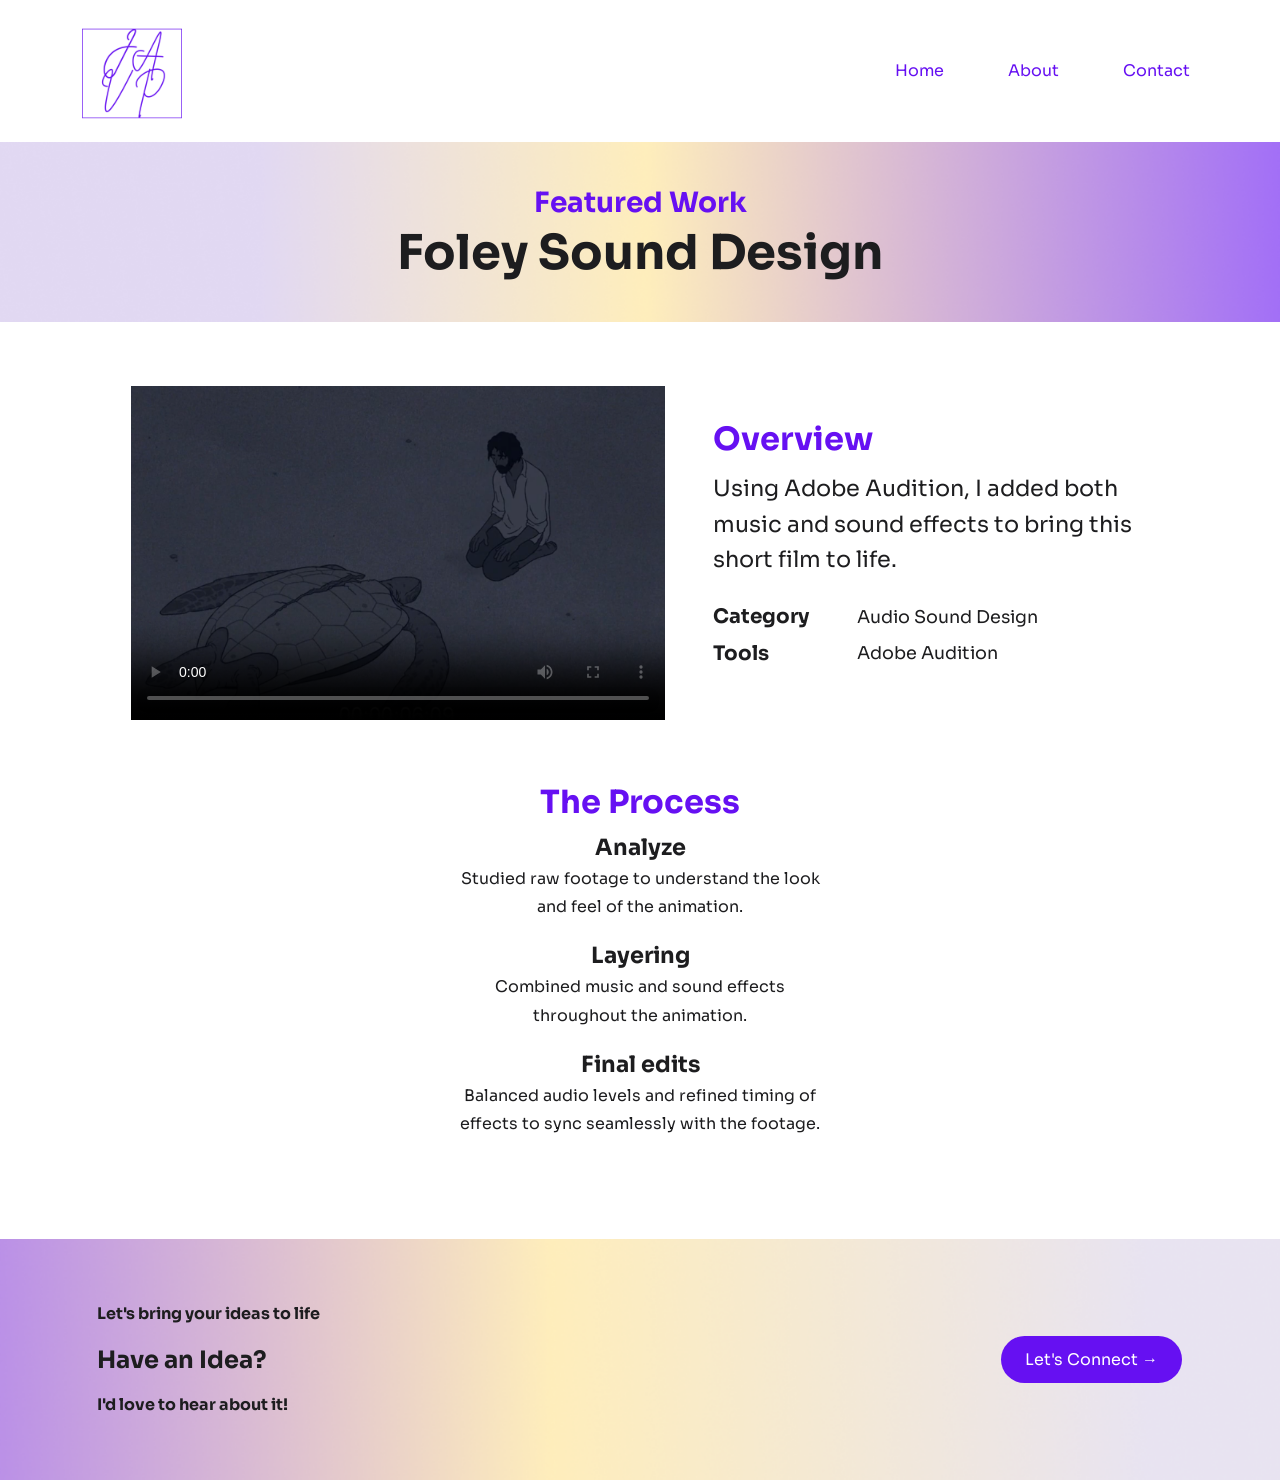
<file: foleyproject.html>
<!DOCTYPE html>
<html lang="en">

<head>
    <!-- REQUIRED: Meta Tags -->
    <meta charset="UTF-8">
    <meta name="viewport" content="width=device-width, initial-scale=1.0">

    <!-- REQUIRED: Page Title -->
    <title>Foley Sound Design</title>

    <!-- REQUIRED: Bootstrap CSS -->
    <link href="https://cdn.jsdelivr.net/npm/bootstrap@5.3.3/dist/css/bootstrap.min.css" rel="stylesheet"
        integrity="sha384-QWTKZyjpPEjISv5WaRU9OFeRpok6YctnYmDr5pNlyT2bRjXh0JMhjY6hW+ALEwIH" crossorigin="anonymous">

    <!-- REQUIRED: Your Custom CSS-->
    <link rel="stylesheet" href="css/style.css">

    <!-- REQUIRED: Google Font API -->
    <link href="https://fonts.googleapis.com/css2?family=Sora:wght@400;700&display=swap" rel="stylesheet">
</head>


<body>
    <!-- Header -->
    <header class="site-header py-2">
        <nav class="navbar navbar-expand-lg">
            <div class="container">
                <a class="navbar-brand" href="index.html"><img src="images/logo.png" width="100" alt="logo for Jowi"></a>
                <button class="navbar-toggler" type="button" data-bs-toggle="collapse" data-bs-target="#navbarNav"
                    aria-controls="navbarNav" aria-expanded="false" aria-label="Toggle navigation">
                    <span class="navbar-toggler-icon"></span>
                </button>
                <div class="collapse navbar-collapse" id="navbarNav">
                    <ul class="navbar-nav ms-auto gap-lg-5">
                        <li class="nav-item"><a class="nav-link" href="index.html">Home</a></li>
                        <li class="nav-item"><a class="nav-link" href="index.html#about">About</a></li>
                        <li class="nav-item"><a class="nav-link" href="index.html#contact">Contact</a></li>
                    </ul>
                </div>
            </div>
        </nav>
    </header>
    <!-- End of Header -->

    <main>
        <!-- Title banner -->
        <section class="details-banner text-center">
            <p class="nonprojectpurpleheadings mb-0">Featured Work</p>
            <h1 class="details-title">Foley Sound Design</h1>
        </section>

        <!--Overview -->
        <section class="details-overview">
            <div class="container">
                <div class="row g-5 align-items-center justify-content-center">
                    <div class="col-lg-6">
                        <video class="details-video" controls preload="metadata"
                            poster="images/thumbnail of project 1.png">
                            <source src="images/foley.mp4" type="video/mp4">
                            Your browser doesn't support embedded video.
                        </video>
                    </div>
                    <div class="col-lg-5 text-center text-lg-start">
                        <h2 class="details-heading">Overview</h2>
                        <p class="details-text">
                            Using Adobe Audition, I added both music and sound effects to bring this short film to life.
                        </p>
                        <dl class="details-meta">
                            <dt>Category</dt>
                            <dd>Audio Sound Design</dd>
                            <dt>Tools</dt>
                            <dd>Adobe Audition</dd>
                        </dl>
                    </div>
                </div>
            </div>
        </section>

        <!-- The Process -->
        <section class="details-process text-center">
            <div class="container">
                <h2 class="details-heading">The Process</h2>
                <ol class="process-list">
                    <li>
                        <h3>Analyze</h3>
                        <p>Studied raw footage to understand the look and feel of the animation.</p>
                    </li>
                    <li>
                        <h3>Layering</h3>
                        <p>Combined music and sound effects throughout the animation.</p>
                    </li>
                    <li>
                        <h3>Final edits</h3>
                        <p>Balanced audio levels and refined timing of effects to sync seamlessly with the footage.</p>
                    </li>
                </ol>
            </div>
        </section>
    </main>

    <!-- Footer -->
    <footer>
        <div class="foot">
            <div class="container d-flex flex-column flex-md-row align-items-center justify-content-between text-center text-md-start">
                <div>
                    <p class="smallfoot fw-bold">Let's bring your ideas to life</p>
                    <p class="bigfoot">Have an Idea?</p>
                    <p class="smallfoot fw-bold">I'd love to hear about it!</p>
                </div>
                <a href="index.html#contact" class="btn btn-purple btn-lg-footer">Let's Connect <span
                        aria-hidden="true">&rarr;</span></a>
            </div>
        </div>
    </footer>

</body>

</html>
</file>
<file: css/style.css>
/* For my sanity */
:root {
    --purple: #6610F2;
    --purple-dark: #520dc2;
    --lavender: #a594f9;
    --text: #1d1d1f;
}

img {
    max-width: 100%;
}
/*all the same variables here
button colors and hover states
purple headings in featured projects section */

/* All my buttons are the same */
.btn-purple {
    background-color: var(--purple);
    color: #fff;
    border: none;
    border-radius: 999px;
    padding: 0.4rem 1.1rem;
    font-size: 0.875rem;
}

.btn-purple:hover,
.btn-purple:focus {
    background-color: var(--purple-dark);
    color: #fff;
}

/*Featured works, About me, Tools, Contact me headings */
.nonprojectpurpleheadings {
    color: var(--purple);
    font-size: clamp(1.25rem, 4vw, 1.75rem);
    font-weight: 700;
    margin-bottom: 0.5rem;
}

.projecttitle {    
    font-size: clamp(1.75rem, 6vw, 2.5rem);
    font-weight: bold;
    margin-bottom: 2rem;
}

.site-header .nav-link {
    color: var(--purple)
}
/* hero card section */
.hero {
    background-image: url('../images/header-background.png');
    background-color: darkorchid;      /* shows if the image doesn't load */
    background-size: cover;
    background-position: center;
    padding: 3rem 0;
}


.hero-content {
    align-items: center;
    justify-content: center;
    text-align: center;
    padding: 15px;
}

.h-intro {
    color: var(--purple);
    font-size: clamp(1.25rem, 4vw, 2rem);
    font-weight: bold;
}

.h-name {
    font-size: clamp(2rem, 8vw, 3.625rem);
    font-weight: bold;
 
}

.h-title {    
    font-size: clamp(1.1rem, 4vw, 1.75rem);
    font-weight: bold;

}

.h-desc {
    font-size: clamp(0.9rem, 3vw, 1.25rem);
    font-weight: bold;
}
/* end of hero css */

/* project section */

.projects{
    padding: 3rem;
    
}

.project-contents {
    display: grid;
}
 /*Should keep mobile version vertical */

.project-card {
    display: flex;
    grid-template-areas:
        "name"
        "img"
        "text"
        "btn";
    justify-items: center;
    text-align: center;
    background: #fff;
    padding: 3rem;

}



.projectname {
    color: var(--purple);
    font-size: 1.25rem;
    font-weight: bold;
}
.thumbnails {
    width: 100%;
    height: 220px;
    object-fit: cover;
}

.card-text {
    font-size: 1rem;
    font-weight: bold;
}

/* end of project section */

/* About and Tools */

.about-me {
    padding: 3rem;
}

.about-text {
    font-size: 1rem;
    font-weight: bold;
}

.tools-img {
    width: 120px;
    height: auto;
}

/* Contact form*/
.contact {
    padding: 3rem 0;
}

.contact-form {
    max-width: 700px;
    margin: 0 auto;
}

.contact-box {
    background-color: var(--lavender);
    border-radius: 10px;
    padding: 1rem;
}

/* footer */

.foot {
    background-image: url('../images/footer-desktop.png');
    background-color: darkorchid;
    background-size: cover;
    background-position: center;
    padding: 3rem 0;
}

.smallfoot {
    font-size: 1rem;
    margin: 0.95rem;
}

.bigfoot {
    font-size: 1.5rem;
    font-weight: bold;
    margin: 0.95rem;
}
/* Keeps images aligned */


@media (max-width: 767px) {
    .project-card {
        width: 100%;
    }
    .project-card img {
        height: 160px;
        border-radius: var(--bs-card-inner-border-radius) var(--bs-card-inner-border-radius) 0 0;
    }

    .project-card .card-body {
        padding: 1rem;
    }
}

/* ===== Project Details page ===== */

/* Use the Sora font you're already loading from Google Fonts */
body {
    font-family: 'Sora', sans-serif;
    color: var(--text);
}

/* Title banner — reuses the hero gradient image */
.details-banner {
    background-image: url('../images/header-background.png');
    background-color: var(--lavender);   /* fallback if image doesn't load */
    background-size: cover;
    background-position: center;
    padding: 2.5rem 1rem;
}

.details-title {
    font-size: clamp(2rem, 6vw, 3rem);
    font-weight: 700;
    margin: 0;
}

/* Video + Overview */
.details-overview {
    padding: 4rem 0 3rem;
}

.details-video {
    width: 100%;
    aspect-ratio: 16 / 10;
    background-color: #2b2f3a;
    object-fit: cover;
    display: block;
}

.details-heading {
    color: var(--purple);
    font-size: clamp(1.5rem, 4vw, 2rem);
    font-weight: 700;
    margin-bottom: 0.75rem;
}

.details-text {
    font-size: clamp(1rem, 2.5vw, 1.4rem);
    line-height: 1.6;
}

/* Category / Tools as a two-column label + value grid */
.details-meta {
    display: grid;
    grid-template-columns: auto 1fr;
    column-gap: 3rem;
    row-gap: 0.4rem;
    margin-top: 1.5rem;
    text-align: left;
}

.details-meta dt {
    font-weight: 700;
    font-size: 1.25rem;
}

.details-meta dd {
    margin: 0;
    font-size: 1.1rem;
    align-self: center;
}

/* The Process ((I think can be used for all sections pertaining to projects */
.details-process {
    padding: 1rem 0 5rem;
}

.process-list {
    list-style: none;
    padding: 0;
    margin: 0 auto;
    max-width: 360px;
}

.process-list li {
    margin-bottom: 1.25rem;
}

.process-list h3 {
    font-size: 1.4rem;
    font-weight: 700;
    margin-bottom: 0.25rem;
}

.process-list p {
    line-height: 1.8;
    margin: 0;
}

/* Bigger button for the footer btn */
.btn-lg-footer {
    font-size: 1rem;
    padding: 0.7rem 1.5rem;
    margin: 1rem;
}

/* Center the meta grid on small screens */
@media (max-width: 991px) {
    .details-meta {
        justify-content: center;
    }
}
</file>
